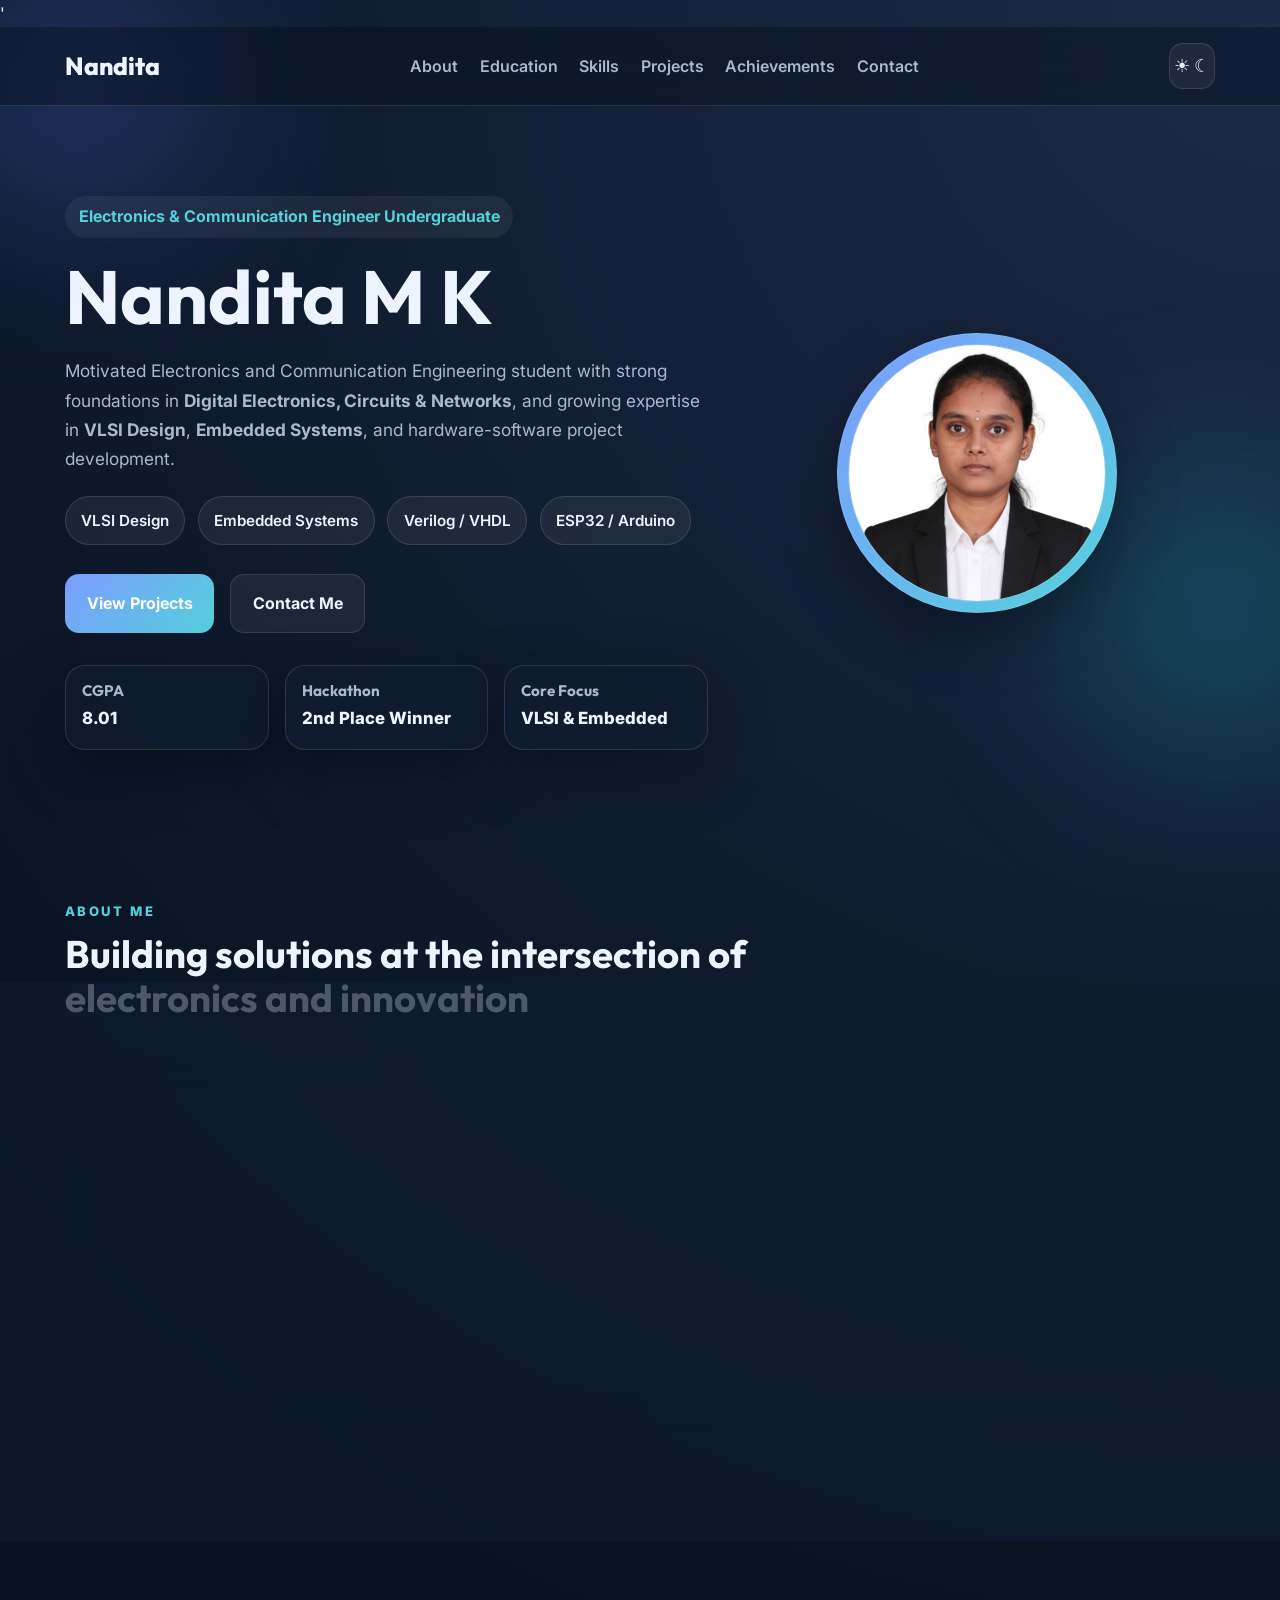
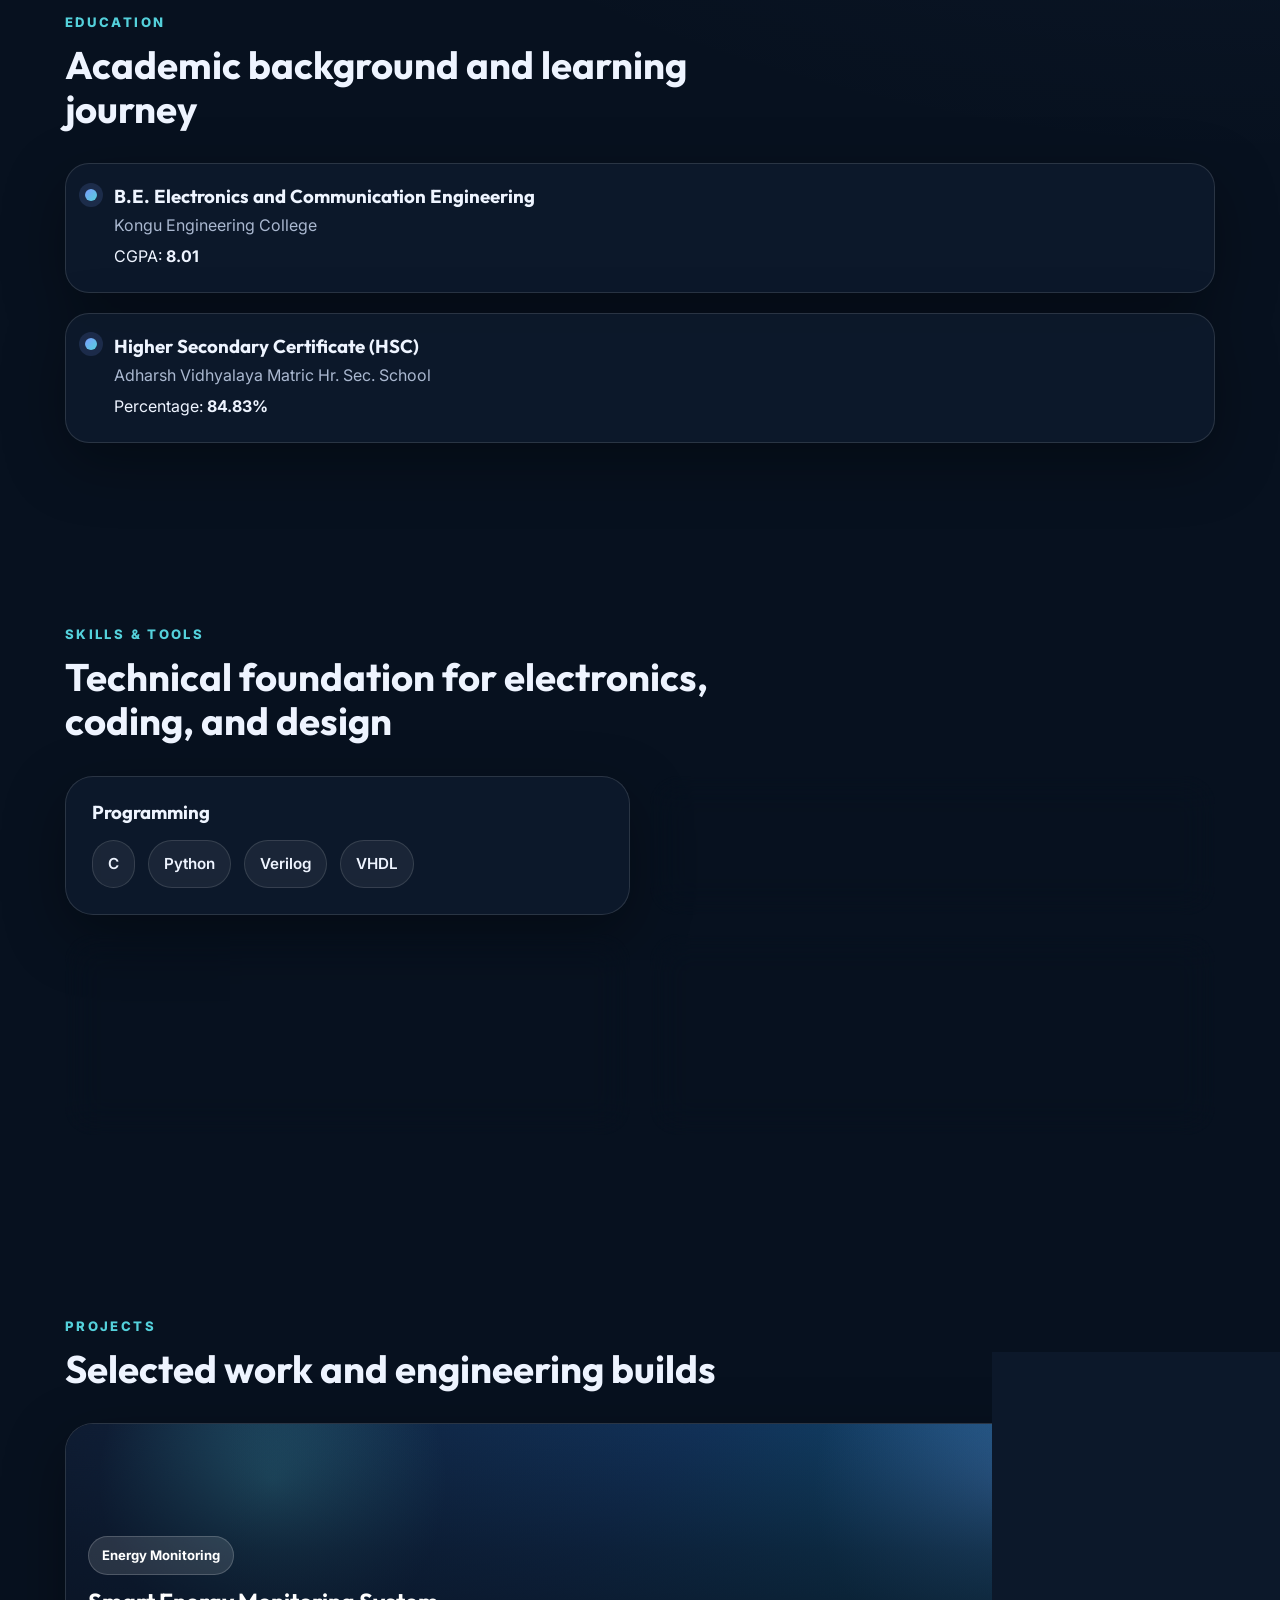
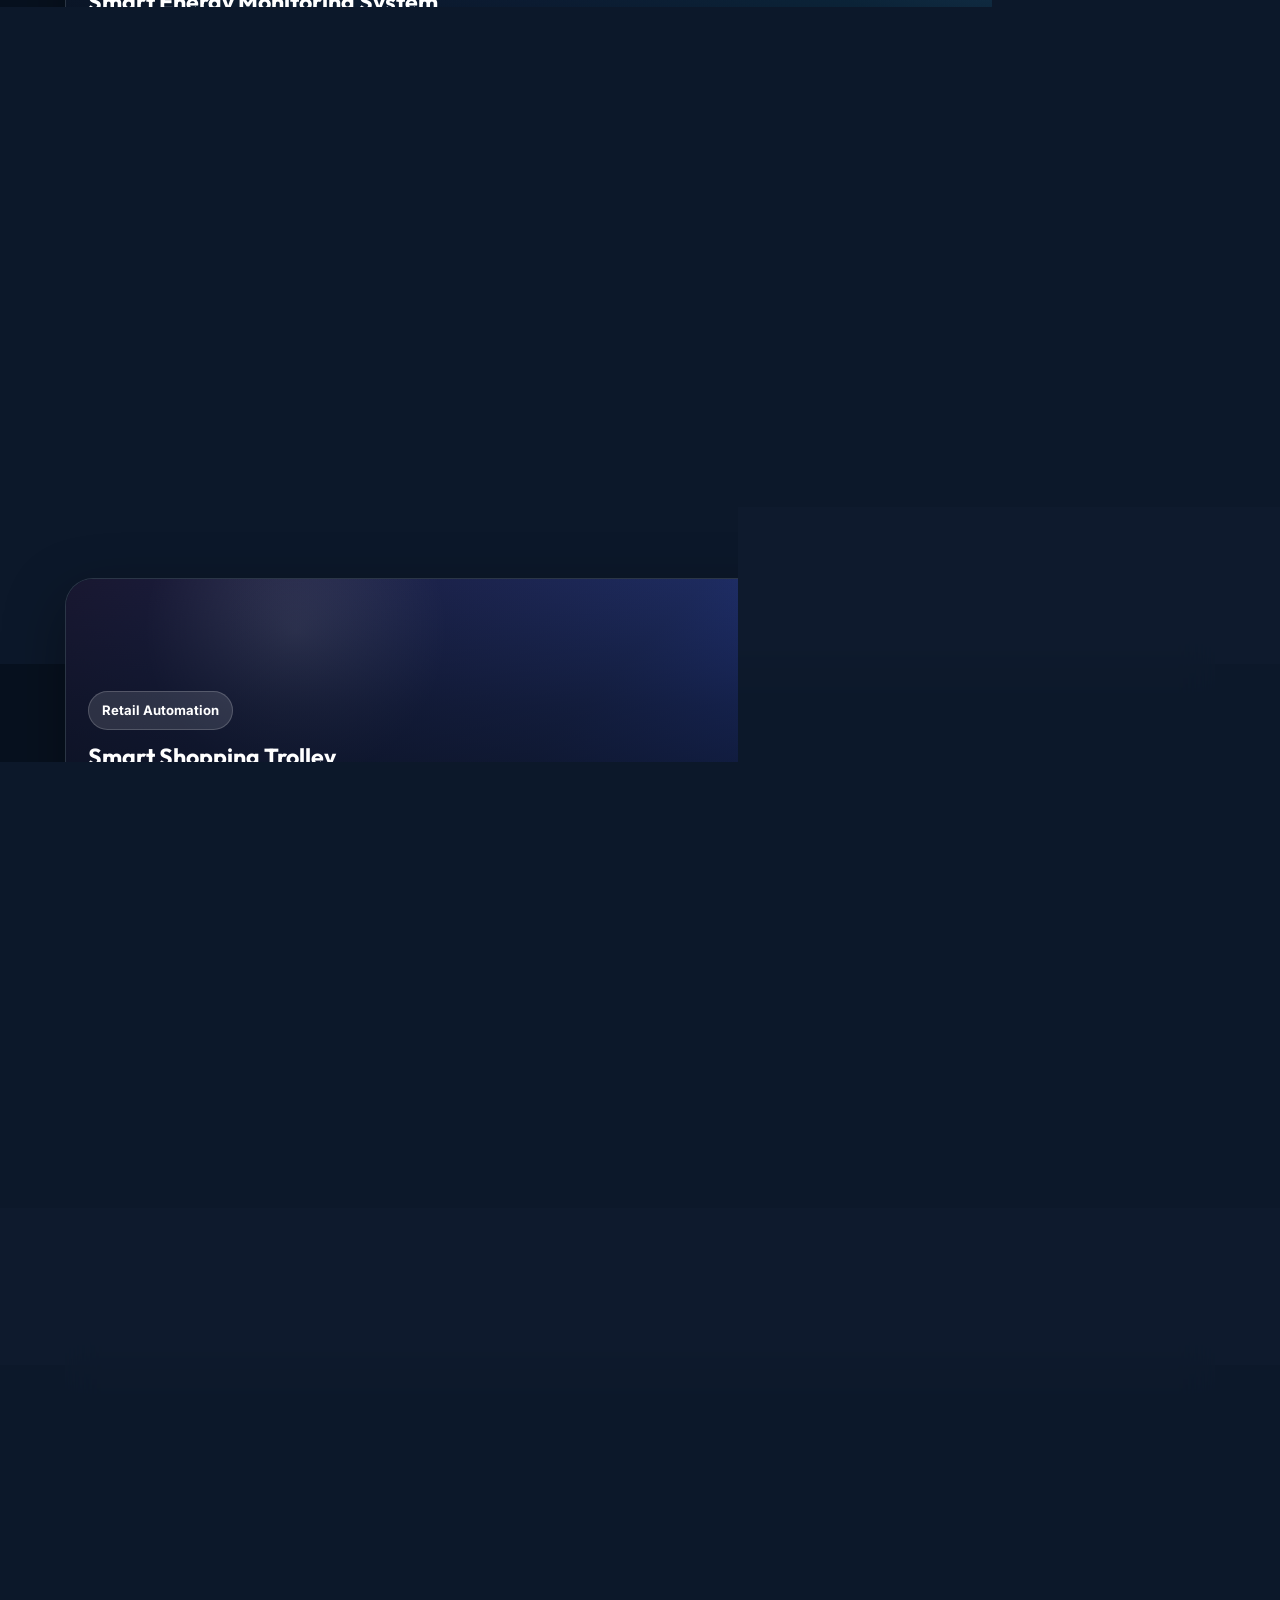
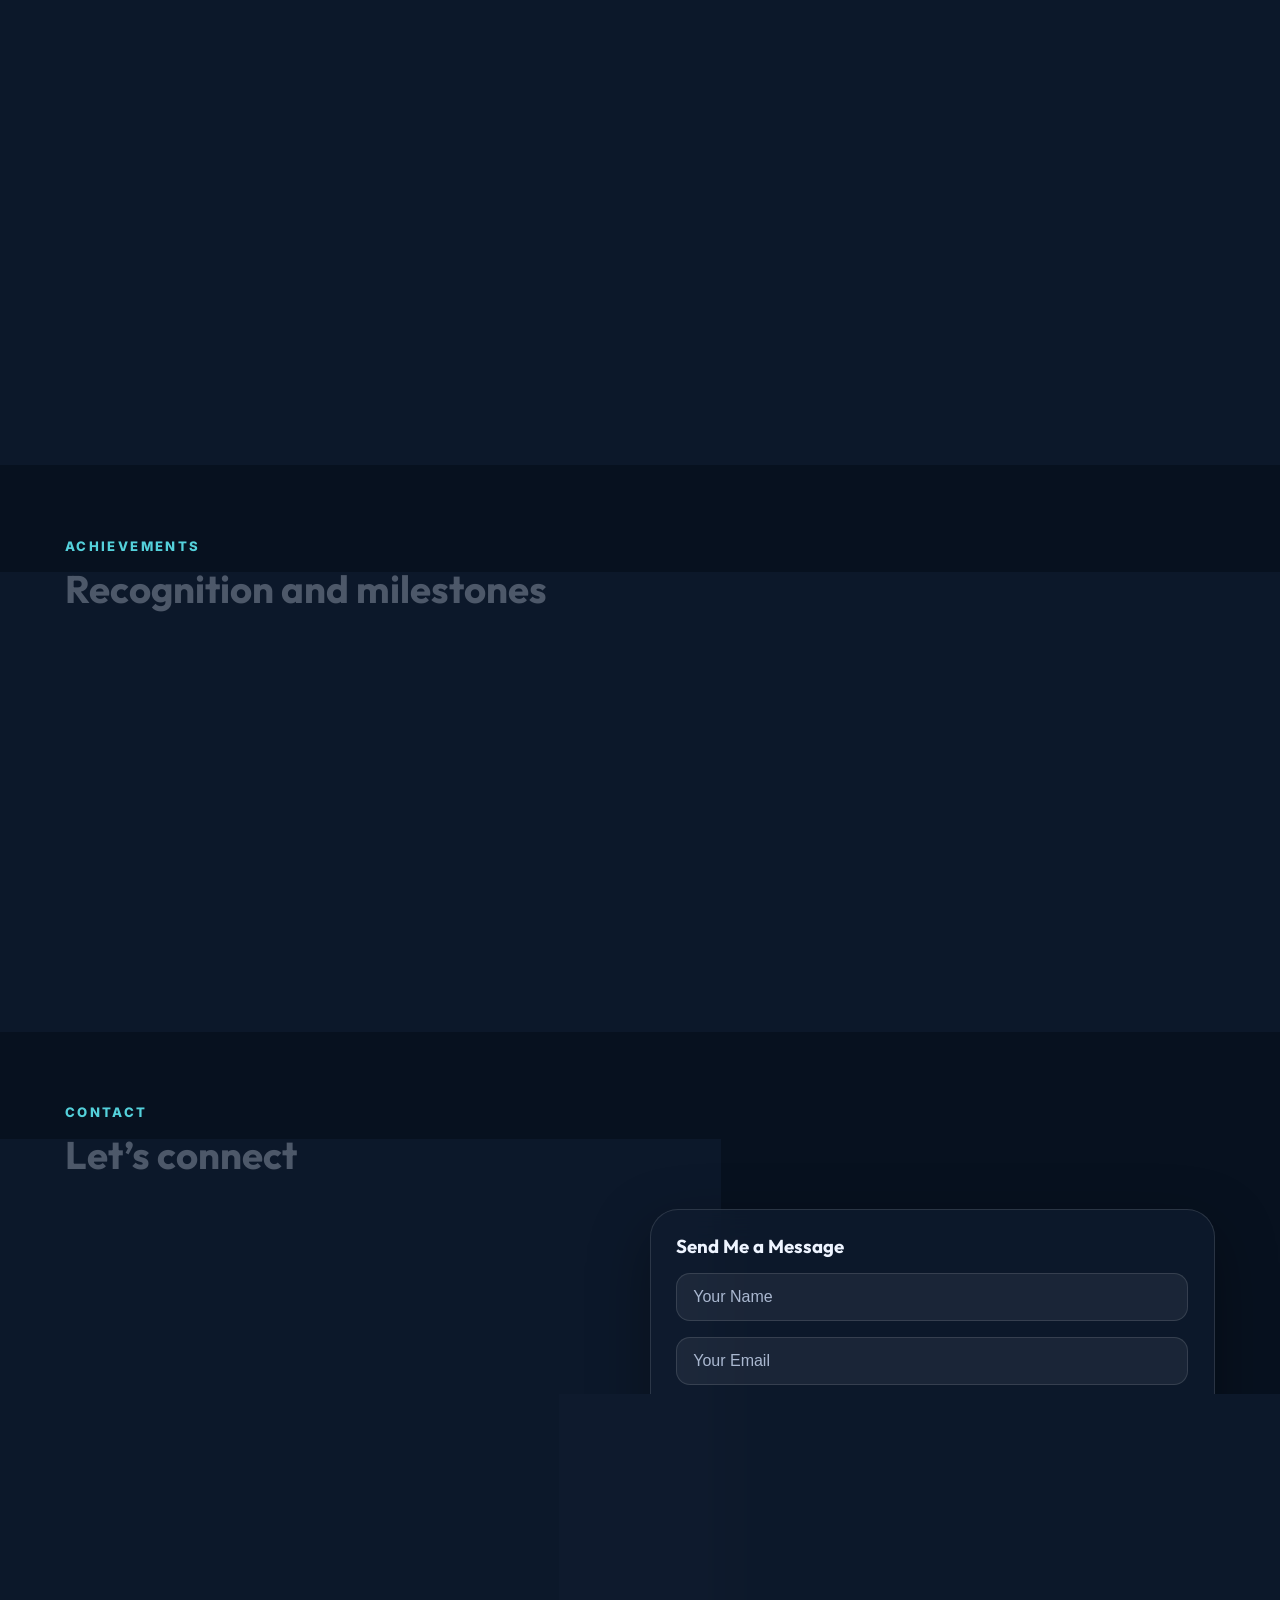
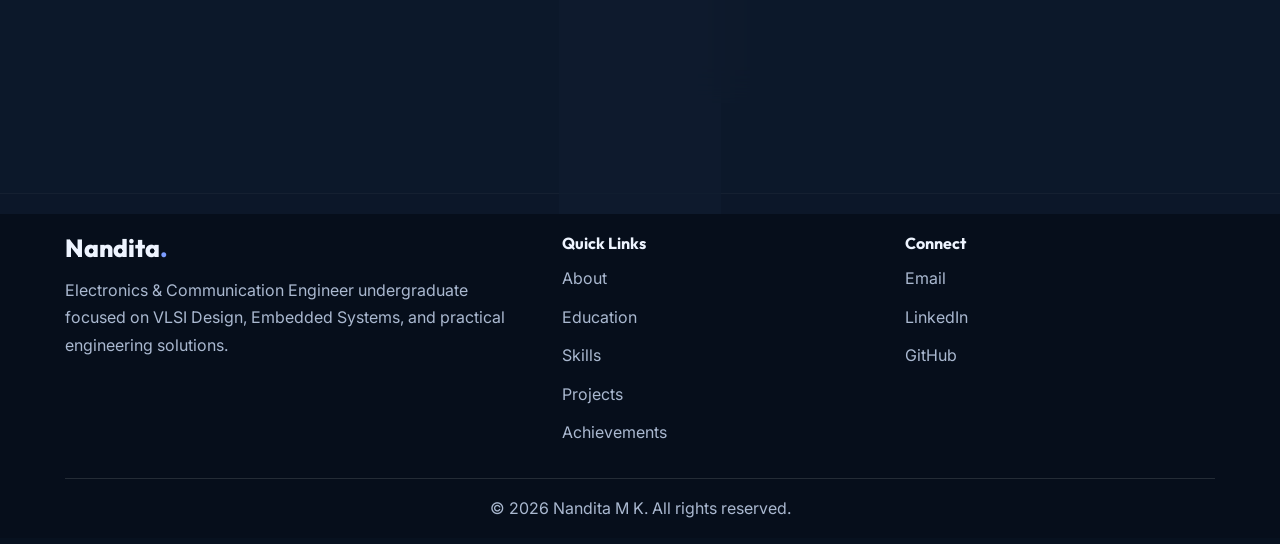
<file: index.html>
'<!DOCTYPE html>
<html lang="en">
<head>
  <meta charset="UTF-8" />
  <meta name="viewport" content="width=device-width, initial-scale=1.0" />
  <title>Nandita M K | Electronics & Communication Engineer Portfolio</title>
  <meta name="description" content="Official portfolio of Nandita M K, an Electronics and Communication Engineering undergraduate passionate about VLSI Design, Embedded Systems, Digital Electronics, and innovative engineering projects." />
  <meta name="keywords" content="Nandita M K, ECE portfolio, Electronics and Communication Engineering, VLSI, Embedded Systems, Verilog, VHDL, ESP32, Arduino, student portfolio" />
  <meta name="author" content="Nandita M K" />
  <meta name="robots" content="index, follow" />
  <meta property="og:title" content="Nandita M K | Electronics & Communication Engineer Portfolio" />
  <meta property="og:description" content="Portfolio of Nandita M K featuring projects, skills, achievements, education, and contact details." />
  <meta property="og:type" content="website" />
  <meta property="og:image" content="assets/profile.jpg" />
  <meta property="og:url" content="https://your-domain.com/" />
  <meta name="twitter:card" content="summary_large_image" />
  <meta name="theme-color" content="#0f172a" />
  <link rel="preconnect" href="https://fonts.googleapis.com">
  <link rel="preconnect" href="https://fonts.gstatic.com" crossorigin>
  <link href="https://fonts.googleapis.com/css2?family=Inter:wght@400;500;600;700;800&family=Outfit:wght@500;700;800&display=swap" rel="stylesheet">
  <link rel="stylesheet" href="style.css" />
</head>
<body>
  <div class="bg-orb orb-1"></div>
  <div class="bg-orb orb-2"></div>

  <header class="site-header" id="top">
    <div class="container nav-wrap">
      <a class="logo" href="#top">Nandita</a>

      <nav class="nav" id="navMenu">
        <a href="#about">About</a>
        <a href="#education">Education</a>
        <a href="#skills">Skills</a>
        <a href="#projects">Projects</a>
        <a href="#achievements">Achievements</a>
        <a href="#contact">Contact</a>
      </nav>

      <div class="nav-actions">
        <button class="theme-toggle" id="themeToggle" aria-label="Toggle theme">
          <span class="toggle-sun">☀</span>
          <span class="toggle-moon">☾</span>
        </button>
        <button class="menu-btn" id="menuBtn" aria-label="Open Menu">☰</button>
      </div>
    </div>
  </header>

  <main>
    <section class="hero">
      <div class="container hero-grid">
        <div class="hero-content">
          <p class="eyebrow">Electronics & Communication Engineer Undergraduate</p>
          <h1>Nandita M K</h1>
          <p class="hero-text">
            Motivated Electronics and Communication Engineering student with strong foundations in
            <strong>Digital Electronics, Circuits & Networks</strong>, and growing expertise in
            <strong>VLSI Design</strong>, <strong>Embedded Systems</strong>, and hardware-software project development.
          </p>

          <div class="hero-tags">
            <span>VLSI Design</span>
            <span>Embedded Systems</span>
            <span>Verilog / VHDL</span>
            <span>ESP32 / Arduino</span>
          </div>

          <div class="hero-actions">
            <a href="#projects" class="btn btn-primary">View Projects</a>
            <a href="#contact" class="btn btn-secondary">Contact Me</a>
          </div>

          <div class="quick-cards">
            <div class="mini-card">
              <h3>CGPA</h3>
              <p>8.01</p>
            </div>
            <div class="mini-card">
              <h3>Hackathon</h3>
              <p>2nd Place Winner</p>
            </div>
            <div class="mini-card">
              <h3>Core Focus</h3>
              <p>VLSI & Embedded</p>
            </div>
          </div>
        </div>

        <div class="hero-visual">
          <div class="profile-card">
            <img src="profile.png" alt="Portrait of Nandita M K" class="profile-img" />
            <div class="profile-badge">ECE • VLSI • Embedded</div>
          </div>
        </div>
      </div>
    </section>

    <section class="section" id="about">
      <div class="container">
        <div class="section-heading">
          <p class="section-label">About Me</p>
          <h2>Building solutions at the intersection of electronics and innovation</h2>
        </div>

        <div class="glass-card about-grid">
          <div>
            <p>
              I am an Electronics and Communication Engineering undergraduate at
              <strong>Kongu Engineering College</strong> with a passion for solving real-world problems using
              electronics, embedded systems, and intelligent engineering design.
            </p>
            <p>
              My academic journey has strengthened my understanding of <strong>digital electronics</strong>,
              <strong>circuits and networks</strong>, and <strong>communication systems</strong>, while my project work
              has helped me explore practical implementation using tools like <strong>ESP32, Arduino, Verilog, VHDL,
              Proteus, LTSpice, ModelSim, and Cadence</strong>.
            </p>
            <p>
              I enjoy building systems that create measurable impact—from <strong>energy monitoring</strong> and
              <strong>smart retail automation</strong> to <strong>environmental sensing applications</strong>. I am
              continuously learning and aiming to grow in <strong>VLSI Design</strong> and
              <strong>Embedded Systems Engineering</strong>.
            </p>
          </div>

          <div class="about-highlights">
            <div class="highlight-card">
              <h3>Strengths</h3>
              <ul>
                <li>Quick Learning Ability</li>
                <li>Teamwork & Collaboration</li>
                <li>Time Management</li>
              </ul>
            </div>
            <div class="highlight-card">
              <h3>Languages</h3>
              <ul>
                <li>Tamil — Native</li>
                <li>English — Professional</li>
                <li>Hindi — Beginner</li>
              </ul>
            </div>
          </div>
        </div>
      </div>
    </section>

    <section class="section" id="education">
      <div class="container">
        <div class="section-heading">
          <p class="section-label">Education</p>
          <h2>Academic background and learning journey</h2>
        </div>

        <div class="timeline">
          <article class="timeline-card">
            <span class="timeline-dot"></span>
            <div>
              <h3>B.E. Electronics and Communication Engineering</h3>
              <p class="meta">Kongu Engineering College</p>
              <p>CGPA: <strong>8.01</strong></p>
            </div>
          </article>

          <article class="timeline-card">
            <span class="timeline-dot"></span>
            <div>
              <h3>Higher Secondary Certificate (HSC)</h3>
              <p class="meta">Adharsh Vidhyalaya Matric Hr. Sec. School</p>
              <p>Percentage: <strong>84.83%</strong></p>
            </div>
          </article>
        </div>
      </div>
    </section>

    <section class="section" id="skills">
      <div class="container">
        <div class="section-heading">
          <p class="section-label">Skills & Tools</p>
          <h2>Technical foundation for electronics, coding, and design</h2>
        </div>

        <div class="skills-grid">
          <div class="glass-card skill-card">
            <h3>Programming</h3>
            <div class="chips">
              <span>C</span><span>Python</span><span>Verilog</span><span>VHDL</span>
            </div>
          </div>

          <div class="glass-card skill-card">
            <h3>Microcontrollers</h3>
            <div class="chips">
              <span>8051</span><span>ESP32</span><span>Arduino</span>
            </div>
          </div>

          <div class="glass-card skill-card">
            <h3>EDA & Simulation Tools</h3>
            <div class="chips">
              <span>Proteus</span><span>Altium</span><span>LTSpice</span><span>ModelSim</span><span>Cadence</span>
            </div>
          </div>

          <div class="glass-card skill-card">
            <h3>Area of Interest</h3>
            <div class="chips">
              <span>VLSI Design</span><span>Embedded Systems</span>
            </div>
          </div>
        </div>
      </div>
    </section>

    <section class="section" id="projects">
  <div class="container">
    <div class="section-heading">
      <p class="section-label">Projects</p>
      <h2>Selected work and engineering builds</h2>
    </div>

    <div class="project-grid">
      <!-- Project 1 -->
      <article class="project-card glass-card">
        <div class="project-image-wrap project-banner energy-banner">
          <div class="project-overlay">
            <span class="project-badge">Energy Monitoring</span>
            <h3>Smart Energy Monitoring System</h3>
            <p>
              Tracks electricity usage, estimates consumption patterns, and improves
              energy efficiency using a smart monitoring approach.
            </p>
          </div>
        </div>

        <div class="project-body">
          <div class="project-story">
            <div class="story-block">
              <h4>Problem</h4>
              <p>
                Users often do not have a clear view of appliance-level or total
                electricity consumption, which leads to higher power wastage and
                inefficient usage.
              </p>
            </div>

            <div class="story-block">
              <h4>Solution</h4>
              <p>
                Built a system concept to monitor energy usage in real time, helping
                users understand power consumption and make better energy-saving decisions.
              </p>
            </div>

            <div class="story-block">
              <h4>Outcome</h4>
              <p>
                Created a practical smart-energy idea that supports awareness,
                efficiency, and better control over electricity usage.
              </p>
            </div>
          </div>

          <div class="chips">
            <span>Power Monitoring</span>
            <span>Energy Efficiency</span>
            <span>Electronics</span>
          </div>
        </div>
      </article>

      <!-- Project 2 -->
      <article class="project-card glass-card">
        <div class="project-image-wrap project-banner trolley-banner">
          <div class="project-overlay">
            <span class="project-badge">Retail Automation</span>
            <h3>Smart Shopping Trolley</h3>
            <p>
              A supermarket trolley concept that simplifies product tracking and billing
              to reduce queue time and improve the shopping experience.
            </p>
          </div>
        </div>

        <div class="project-body">
          <div class="project-story">
            <div class="story-block">
              <h4>Problem</h4>
              <p>
                Traditional billing systems create long checkout queues and increase
                the time customers spend waiting after shopping.
              </p>
            </div>

            <div class="story-block">
              <h4>Solution</h4>
              <p>
                Designed a smart trolley model that automates product tracking and
                supports faster billing through an intelligent retail workflow.
              </p>
            </div>

            <div class="story-block">
              <h4>Outcome</h4>
              <p>
                The concept improves shopping efficiency, enhances convenience, and
                demonstrates how embedded technology can modernize retail systems.
              </p>
            </div>
          </div>

          <div class="chips">
            <span>Smart Billing</span>
            <span>Automation</span>
            <span>Shopping Tech</span>
          </div>
        </div>
      </article>

      <!-- Project 3 -->
      <article class="project-card glass-card">
        <div class="project-image-wrap project-banner microplastic-banner">
          <div class="project-overlay">
            <span class="project-badge">Environmental Sensing</span>
            <h3>Multi-Wavelength Optical Microplastic Detection</h3>
            <p>
              An optical sensing concept that uses multiple wavelengths of light to
              improve the detection of microplastics for environmental monitoring.
            </p>
          </div>
        </div>

        <div class="project-body">
          <div class="project-story">
            <div class="story-block">
              <h4>Problem</h4>
              <p>
                Microplastic pollution is difficult to detect accurately using basic
                inspection methods, especially when fast and scalable monitoring is needed.
              </p>
            </div>

            <div class="story-block">
              <h4>Solution</h4>
              <p>
                Designed a sensing approach based on multi-wavelength optical analysis
                to identify microplastic presence more effectively.
              </p>
            </div>

            <div class="story-block">
              <h4>Outcome</h4>
              <p>
                This project highlights an innovative environmental application of
                electronics and optical sensing for sustainability-focused monitoring.
              </p>
            </div>
          </div>

          <div class="chips">
            <span>Optical Sensing</span>
            <span>Microplastic Detection</span>
            <span>Sustainability</span>
          </div>
        </div>
      </article>
    </div>
  </div>
</section>

    <section class="section" id="achievements">
      <div class="container">
        <div class="section-heading">
          <p class="section-label">Achievements</p>
          <h2>Recognition and milestones</h2>
        </div>

        <div class="achievement-grid">
          <div class="glass-card achievement-card">
            <img src="image.png" alt="Hackathon achievement" class="achievement-image" />
            <div>
              <h3>Second Place — 30 Hours Hackathon</h3>
              <p>
                Secured second place in a 30-hour hackathon by demonstrating technical problem-solving, teamwork,
                and the ability to develop practical engineering solutions under time pressure.
              </p>
            </div>
          </div>
        </div>
      </div>
    </section>

    <section class="section" id="contact">
  <div class="container">
    <div class="section-heading">
      <p class="section-label">Contact</p>
      <h2>Let’s connect</h2>
    </div>

    <div class="contact-grid">
      <!-- Contact Info -->
      <div class="glass-card contact-card">
        <h3>Contact Details</h3>
        <ul class="contact-list">
          <li><strong>Phone:</strong> <a href="tel:+919677169204">+91 9677169204</a></li>
          <li><strong>Email:</strong> <a href="mailto:mknanditakumar06@gmail.com">mknanditakumar06@gmail.com</a></li>
          <li><strong>LinkedIn:</strong> <a href="https://linkedin.com/in/nandikumar06" target="_blank">linkedin.com/in/nandikumar06</a></li>
          <li><strong>GitHub:</strong> <a href="https://github.com/Nandikumar06" target="_blank">github.com/Nandikumar06</a></li>
          <li><strong>Location:</strong> 7/271B, Anthiyur Main Road, Thottipalayam, Bhavani, Erode – 638312</li>
        </ul>
      </div>

      <!-- Contact Form -->
      <div class="glass-card contact-card">
        <h3>Send Me a Message</h3>
        <form class="contact-form" action="https://formspree.io/f/xwvdlvpz" method="POST">
          <div class="form-group">
            <input type="text" name="name" placeholder="Your Name" required>
          </div>

          <div class="form-group">
            <input type="email" name="email" placeholder="Your Email" required>
          </div>

          <div class="form-group">
            <input type="text" name="subject" placeholder="Subject" required>
          </div>

          <div class="form-group">
            <textarea name="message" rows="6" placeholder="Write your message..." required></textarea>
          </div>

          <button type="submit" class="btn btn-primary">Send Message</button>
        </form>
      </div>
    </div>
  </div>
</section>
  </main>

  <footer class="site-footer">
    <div class="container footer-grid">
      <div>
        <a class="logo footer-logo" href="#top">Nandita<span>.</span></a>
        <p class="footer-text">
          Electronics & Communication Engineer undergraduate focused on VLSI Design,
          Embedded Systems, and practical engineering solutions.
        </p>
      </div>

      <div>
        <h4>Quick Links</h4>
        <ul class="footer-links">
          <li><a href="#about">About</a></li>
          <li><a href="#education">Education</a></li>
          <li><a href="#skills">Skills</a></li>
          <li><a href="#projects">Projects</a></li>
          <li><a href="#achievements">Achievements</a></li>
        </ul>
      </div>

      <div>
        <h4>Connect</h4>
        <ul class="footer-links">
          <li><a href="mailto:mknanditakumar06@gmail.com">Email</a></li>
          <li><a href="https://linkedin.com/in/nandikumar06" target="_blank">LinkedIn</a></li>
          <li><a href="https://github.com/Nandikumar06" target="_blank">GitHub</a></li>
        </ul>
      </div>
    </div>

    <div class="container footer-bottom">
      <p>© 2026 Nandita M K. All rights reserved.</p>
    </div>
  </footer>

  <script src="script.js"></script>
</body>
</html>
</file>
<file: style.css>
*{
  margin:0;
  padding:0;
  box-sizing:border-box;
}
:root{
  --bg:#07111f;
  --bg-soft:#0b1729;
  --surface:rgba(16, 28, 48, 0.72);
  --surface-2:rgba(255,255,255,0.06);
  --text:#eef4ff;
  --muted:#aab8d0;
  --primary:#7c9cff;
  --primary-2:#54d1db;
  --border:rgba(255,255,255,0.12);
  --shadow:0 20px 60px rgba(0,0,0,.35);
}
body.light{
  --bg:#f5f7fb;
  --bg-soft:#eef3fb;
  --surface:rgba(255,255,255,0.8);
  --surface-2:rgba(12, 25, 45, 0.04);
  --text:#0f172a;
  --muted:#475569;
  --primary:#355dff;
  --primary-2:#0ea5e9;
  --border:rgba(15,23,42,0.08);
  --shadow:0 20px 60px rgba(15,23,42,.08);
}
html{scroll-behavior:smooth;}
body{
  font-family:'Inter',sans-serif;
  background:radial-gradient(circle at top right, rgba(124,156,255,.18), transparent 25%), var(--bg);
  color:var(--text);
  line-height:1.7;
  overflow-x:hidden;
}
h1,h2,h3,h4,.logo{font-family:'Outfit',sans-serif; line-height:1.15;}
img{max-width:100%; display:block;}
a{text-decoration:none; color:inherit;}
.container{width:min(1150px, calc(100% - 2rem)); margin:auto;}
.section{padding:90px 0;}
.bg-orb{
  position:fixed; width:300px; height:300px; border-radius:50%;
  filter:blur(90px); opacity:.25; z-index:-1;
}
.orb-1{background:#5b7cff; top:-60px; left:-80px;}
.orb-2{background:#18c9d8; right:-90px; bottom:15%;}

.site-header{
  position:sticky; top:0; z-index:1000;
  backdrop-filter: blur(16px);
  background:rgba(7,17,31,.45);
  border-bottom:1px solid var(--border);
}
body.light .site-header{background:rgba(245,247,251,.7);}
.nav-wrap{
  display:flex; align-items:center; justify-content:space-between;
  min-height:78px; gap:1rem;
}
.logo{font-size:1.55rem; font-weight:800;}
.logo span{color:var(--primary);}
.nav{display:flex; gap:1.35rem; align-items:center;}
.nav a{
  color:var(--muted); font-weight:600; transition:.25s;
}
.nav a:hover{color:var(--text);}
.nav-actions{display:flex; align-items:center; gap:.8rem;}
.theme-toggle,.menu-btn{
  border:1px solid var(--border);
  background:var(--surface-2);
  color:var(--text);
  width:46px; height:46px; border-radius:14px; cursor:pointer;
  font-size:1.1rem;
}
.menu-btn{display:none;}

.hero{padding:90px 0 60px;}
.hero-grid{
  display:grid; grid-template-columns:1.15fr .85fr; gap:2rem; align-items:center;
}
.eyebrow{
  display:inline-flex; padding:.45rem .85rem; border-radius:999px;
  background:var(--surface-2); color:var(--primary-2); font-weight:700; margin-bottom:1rem;
}
.hero h1{font-size:clamp(2.8rem, 6vw, 4.7rem); margin-bottom:1rem;}
.hero-text{font-size:1.08rem; color:var(--muted); max-width:720px;}
.hero-tags,.chips{display:flex; flex-wrap:wrap; gap:.8rem;}
.hero-tags{margin:1.4rem 0 1.8rem;}
.hero-tags span,.chips span{
  padding:.65rem .95rem; border-radius:999px;
  background:var(--surface-2); border:1px solid var(--border);
  font-weight:600; font-size:.95rem;
}
.hero-actions{display:flex; gap:1rem; flex-wrap:wrap;}
.btn{
  display:inline-flex; align-items:center; justify-content:center;
  padding:.95rem 1.35rem; border-radius:14px; font-weight:700; transition:.25s;
}
.btn-primary{background:linear-gradient(135deg, var(--primary), var(--primary-2)); color:white;}
.btn-secondary{border:1px solid var(--border); background:var(--surface-2);}
.btn:hover{transform:translateY(-2px);}
.quick-cards{
  display:grid; grid-template-columns:repeat(3,1fr); gap:1rem; margin-top:2rem;
}
.mini-card,.glass-card{
  background:var(--surface);
  border:1px solid var(--border);
  backdrop-filter: blur(18px);
  box-shadow:var(--shadow);
}
.mini-card{
  padding:1rem; border-radius:20px;
}
.mini-card h3{font-size:.95rem; color:var(--muted); margin-bottom:.3rem;}
.mini-card p{font-size:1.05rem; font-weight:800;}
.hero-visual {
  display: flex;
  justify-content: center;
  align-items: center;
}

.profile-card {
  width: 280px;              /* reduce size here */
  height: 280px;             /* same height for perfect circle */
  padding: 10px;
  border-radius: 50%;
  background: linear-gradient(135deg, var(--primary), var(--primary-2));
  display: flex;
  align-items: center;
  justify-content: center;
  box-shadow: var(--shadow);
  border: 1px solid rgba(255, 255, 255, 0.12);
}

.profile-img {
  width: 100%;
  height: 100%;
  border-radius: 50%;
  object-fit: cover;
  border: 1px solid rgba(255, 255, 255, 0.18);
}

.profile-badge {
  display: none; /* hide badge if you want clean circular photo */
}
body.light .profile-badge{background:rgba(15,23,42,.85);}

.section-heading{margin-bottom:2rem;}
.section-label{
  color:var(--primary-2); text-transform:uppercase; letter-spacing:.18em; font-weight:800; font-size:.82rem; margin-bottom:.6rem;
}
.section-heading h2{font-size:clamp(1.8rem, 3vw, 2.8rem); max-width:760px;}

.glass-card{padding:1.6rem; border-radius:28px;}
.about-grid{
  display:grid; grid-template-columns:1.25fr .75fr; gap:1.5rem;
}
.about-grid p{color:var(--muted); margin-bottom:1rem;}
.about-highlights{display:grid; gap:1rem;}
.highlight-card{
  background:var(--surface-2); border:1px solid var(--border); border-radius:22px; padding:1.2rem;
}
.highlight-card h3{margin-bottom:.7rem;}
.highlight-card ul{padding-left:1.1rem; color:var(--muted);}

.timeline{display:grid; gap:1.2rem;}
.timeline-card{
  position:relative; display:flex; gap:1rem; align-items:flex-start;
  padding:1.4rem 1.5rem 1.4rem 3rem; border-radius:24px;
  background:var(--surface); border:1px solid var(--border); box-shadow:var(--shadow);
}
.timeline-dot{
  position:absolute; left:1.2rem; top:1.55rem; width:12px; height:12px; border-radius:50%;
  background:linear-gradient(135deg,var(--primary),var(--primary-2));
  box-shadow:0 0 0 6px rgba(124,156,255,.15);
}
.meta{color:var(--muted); margin:.25rem 0;}

.skills-grid{
  display:grid; grid-template-columns:repeat(2,1fr); gap:1.2rem;
}
.skill-card h3{margin-bottom:1rem;}

.project-grid {
  display: grid;
  grid-template-columns: 1fr;
  gap: 1.5rem;
}
.project-image-wrap{padding:1rem 1rem 0;}
.project-image{
  width:100%; aspect-ratio:16/10; object-fit:cover; border-radius:22px;
  background:var(--surface-2);
}.project-card {
  overflow: hidden;
  padding: 0;
}

.project-body {
  padding: 1.25rem 1.25rem 1.4rem;
}

.project-body h3 {
  margin-bottom: 0.8rem;
}

.project-body p {
  color: var(--muted);
  margin-bottom: 1rem;
}
.achievement-grid{display:grid; grid-template-columns:1fr;}
.achievement-card{
  display:grid; grid-template-columns:360px 1fr; gap:1.5rem; align-items:center;
}
.achievement-image{
  width:100%; aspect-ratio:16/10; object-fit:cover; border-radius:24px;
  background:var(--surface-2);
}

.contact-grid{display:grid; grid-template-columns:1fr 1fr; gap:1.2rem;}
.contact-card h3{margin-bottom:1rem;}
.contact-list{list-style:none; display:grid; gap:.9rem;}
.contact-list li{color:var(--muted);}
.contact-list a{color:var(--text);}
.contact-btn{margin-top:1rem;}

.site-footer{
  border-top:1px solid var(--border);
  padding:2.5rem 0 1rem;
  background:rgba(0,0,0,.12);
}
body.light .site-footer{background:rgba(255,255,255,.4);}
.footer-grid{
  display:grid; grid-template-columns:1.2fr .8fr .8fr; gap:2rem;
}
.footer-text{color:var(--muted); margin-top:.9rem; max-width:450px;}
.footer-links{list-style:none; display:grid; gap:.7rem; margin-top:.8rem;}
.footer-links a{color:var(--muted);}
.footer-links a:hover{color:var(--text);}
.footer-bottom{
  border-top:1px solid var(--border); margin-top:2rem; padding-top:1rem;
  text-align:center; color:var(--muted);
}

@media (max-width: 980px){
  .hero-grid,.about-grid,.contact-grid,.achievement-card,.footer-grid{grid-template-columns:1fr;}
  .project-grid,.skills-grid{grid-template-columns:1fr;}
  .quick-cards{grid-template-columns:1fr;}
  .hero{padding-top:70px;}
}
@media (max-width: 820px){
  .nav{
    position:fixed; top:78px; left:1rem; right:1rem;
    flex-direction:column; align-items:flex-start; padding:1rem;
    background:var(--bg-soft); border:1px solid var(--border); border-radius:20px;
    display:none;
  }
  .nav.show{display:flex;}
  .menu-btn{display:block;}
}
.project-banner {
  min-height: 280px;
  border-radius: 24px;
  padding: 1.4rem;
  display: flex;
  align-items: flex-end;
  position: relative;
  overflow: hidden;
  background-size: cover;
  background-position: center;
}

.project-banner::before {
  content: "";
  position: absolute;
  inset: 0;
  background: linear-gradient(
    180deg,
    rgba(8, 15, 28, 0.08) 0%,
    rgba(8, 15, 28, 0.55) 45%,
    rgba(8, 15, 28, 0.92) 100%
  );
}

.energy-banner {
  background:
    radial-gradient(circle at 18% 20%, rgba(84, 209, 219, 0.28), transparent 18%),
    radial-gradient(circle at 82% 22%, rgba(124, 156, 255, 0.30), transparent 20%),
    linear-gradient(135deg, #0f1d34 0%, #12345d 45%, #0f6f8b 100%);
}

.trolley-banner {
  background:
    radial-gradient(circle at 20% 18%, rgba(255, 255, 255, 0.12), transparent 16%),
    radial-gradient(circle at 78% 25%, rgba(124, 156, 255, 0.22), transparent 18%),
    linear-gradient(135deg, #1a1832 0%, #1f2d64 45%, #355dff 100%);
}

.microplastic-banner {
  background:
    radial-gradient(circle at 18% 18%, rgba(14, 165, 233, 0.22), transparent 18%),
    radial-gradient(circle at 82% 25%, rgba(56, 189, 248, 0.24), transparent 20%),
    linear-gradient(135deg, #0b1f2e 0%, #0f3551 42%, #147a8a 100%);
}

.project-overlay {
  position: relative;
  z-index: 2;
  max-width: 92%;
}

.project-badge {
  display: inline-flex;
  padding: 0.45rem 0.8rem;
  border-radius: 999px;
  background: rgba(255, 255, 255, 0.12);
  border: 1px solid rgba(255, 255, 255, 0.18);
  color: #fff;
  font-size: 0.82rem;
  font-weight: 700;
  margin-bottom: 0.9rem;
}

.project-overlay h3 {
  color: #fff;
  margin-bottom: 0.7rem;
  font-size: 1.45rem;
}

.project-overlay p {
  color: rgba(255, 255, 255, 0.88);
  max-width: 680px;
}

.project-story {
  display: grid;
  gap: 1rem;
  margin-bottom: 1rem;
}

.story-block {
  padding: 1rem;
  border-radius: 18px;
  background: var(--surface-2);
  border: 1px solid var(--border);
}

.story-block h4 {
  margin-bottom: 0.35rem;
  font-size: 1rem;
}

.story-block p {
  margin: 0;
}
.contact-form {
  display: flex;
  flex-direction: column;
  gap: 1rem;
  margin-top: 1rem;
}

.form-group input,
.form-group textarea {
  width: 100%;
  padding: 14px 16px;
  border-radius: 14px;
  border: 1px solid var(--border);
  background: var(--surface-2);
  color: var(--text);
  font-size: 1rem;
  outline: none;
  transition: 0.3s ease;
}

.form-group input::placeholder,
.form-group textarea::placeholder {
  color: var(--muted);
}

.form-group input:focus,
.form-group textarea:focus {
  border-color: var(--primary);
  box-shadow: 0 0 0 4px rgba(124, 156, 255, 0.12);
}

.contact-form button {
  width: fit-content;
  margin-top: 0.5rem;
}
</file>
